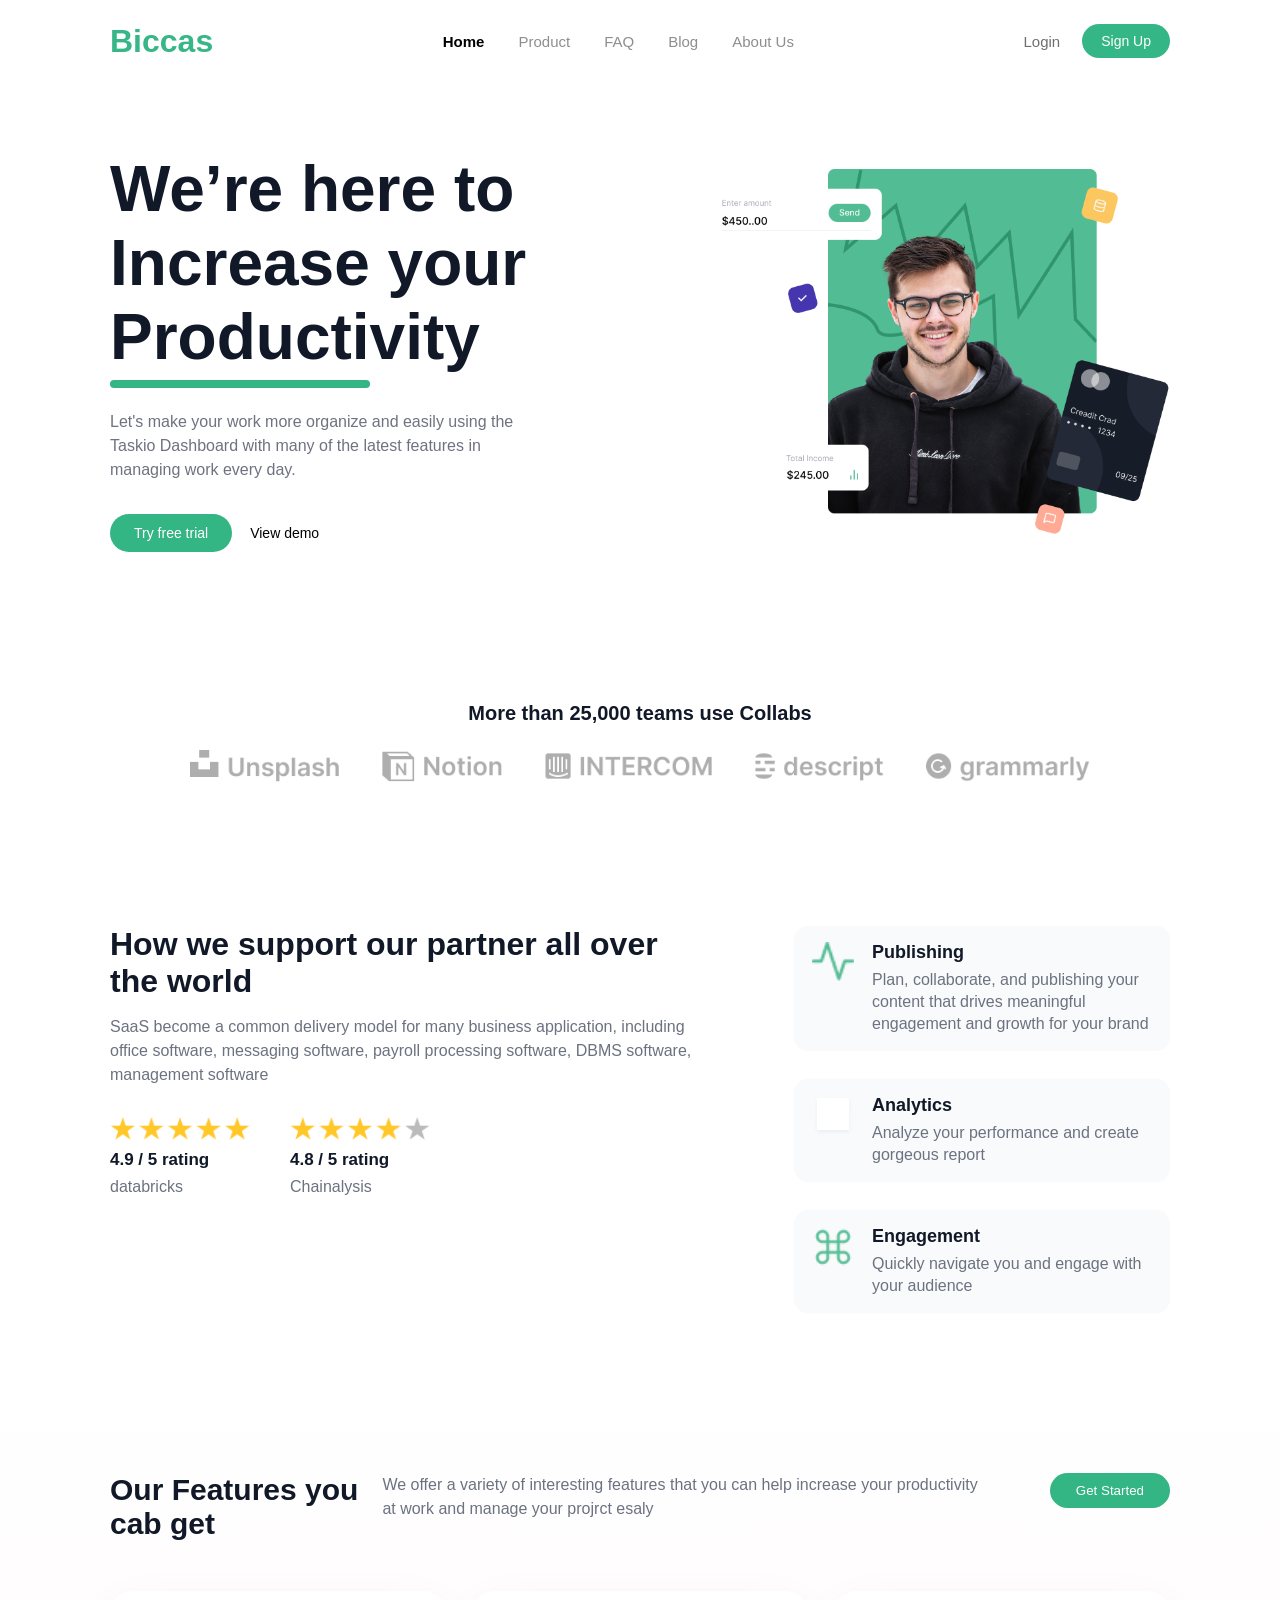
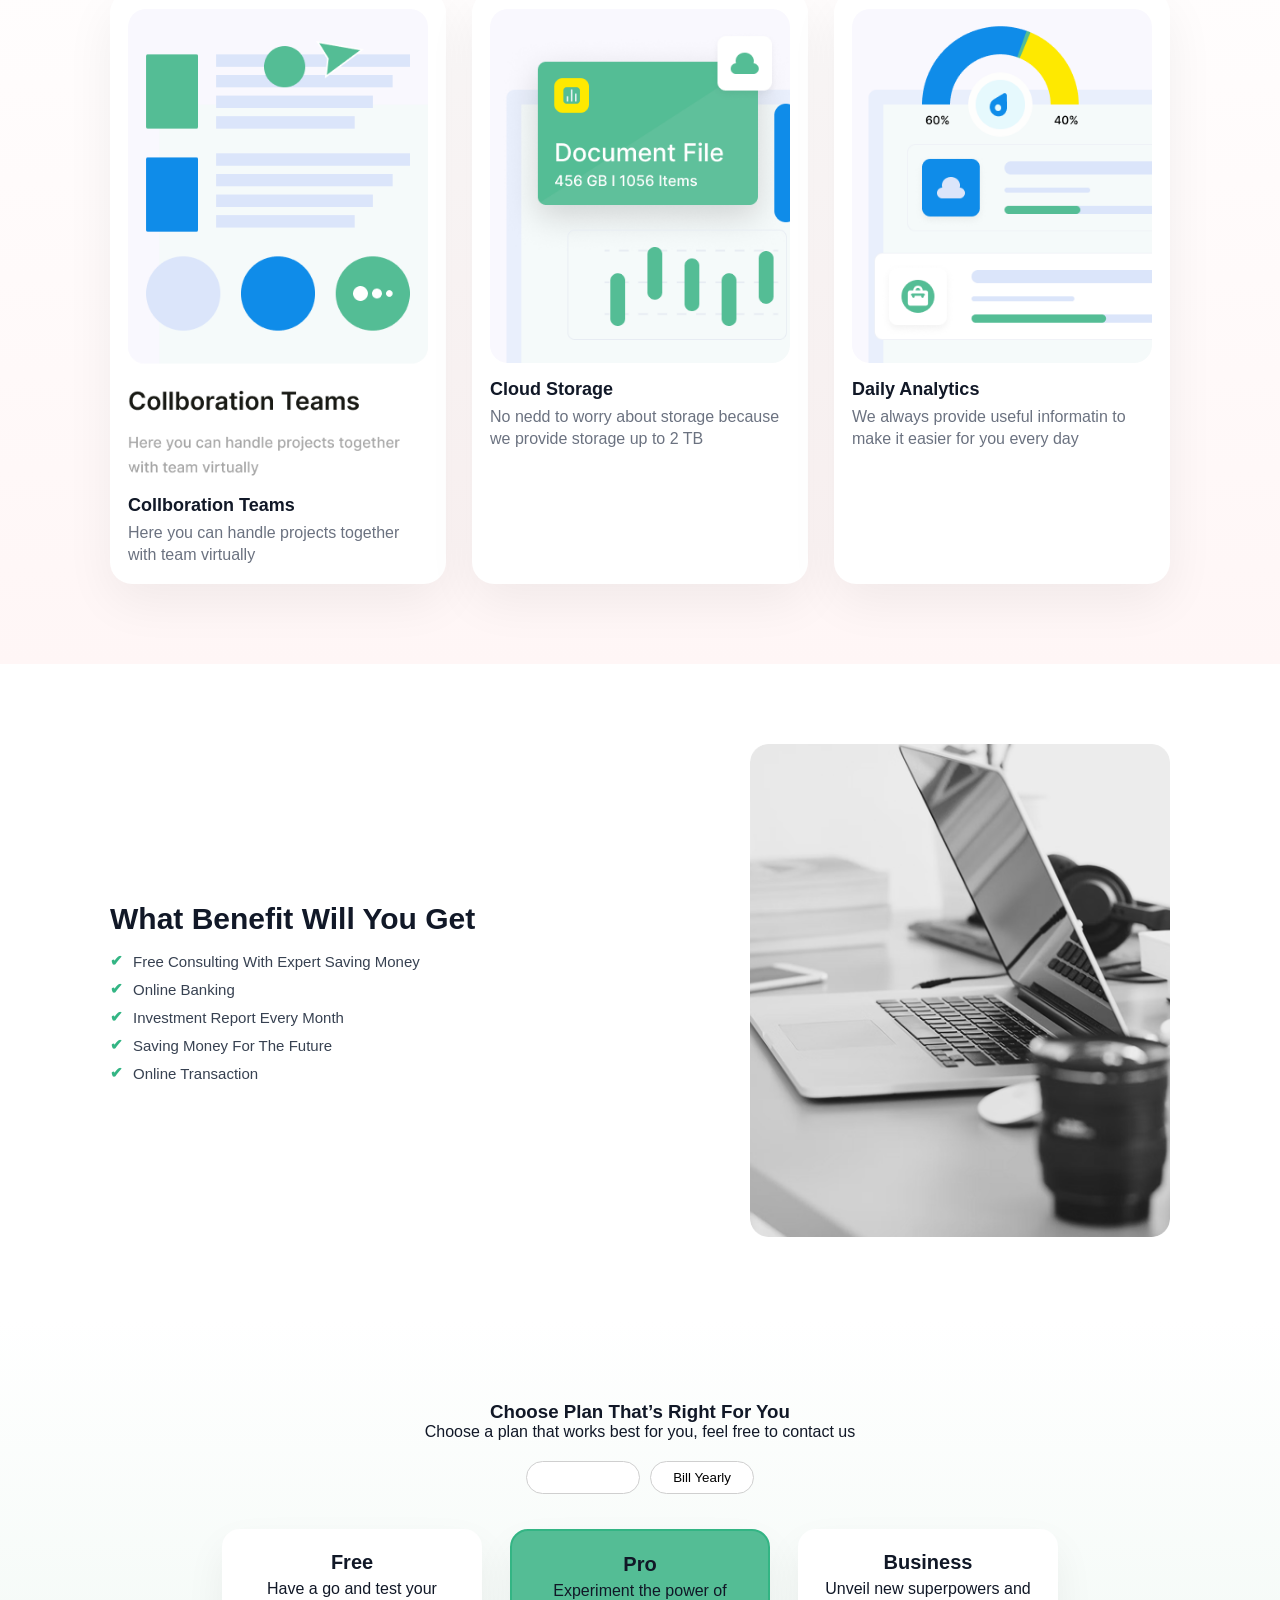
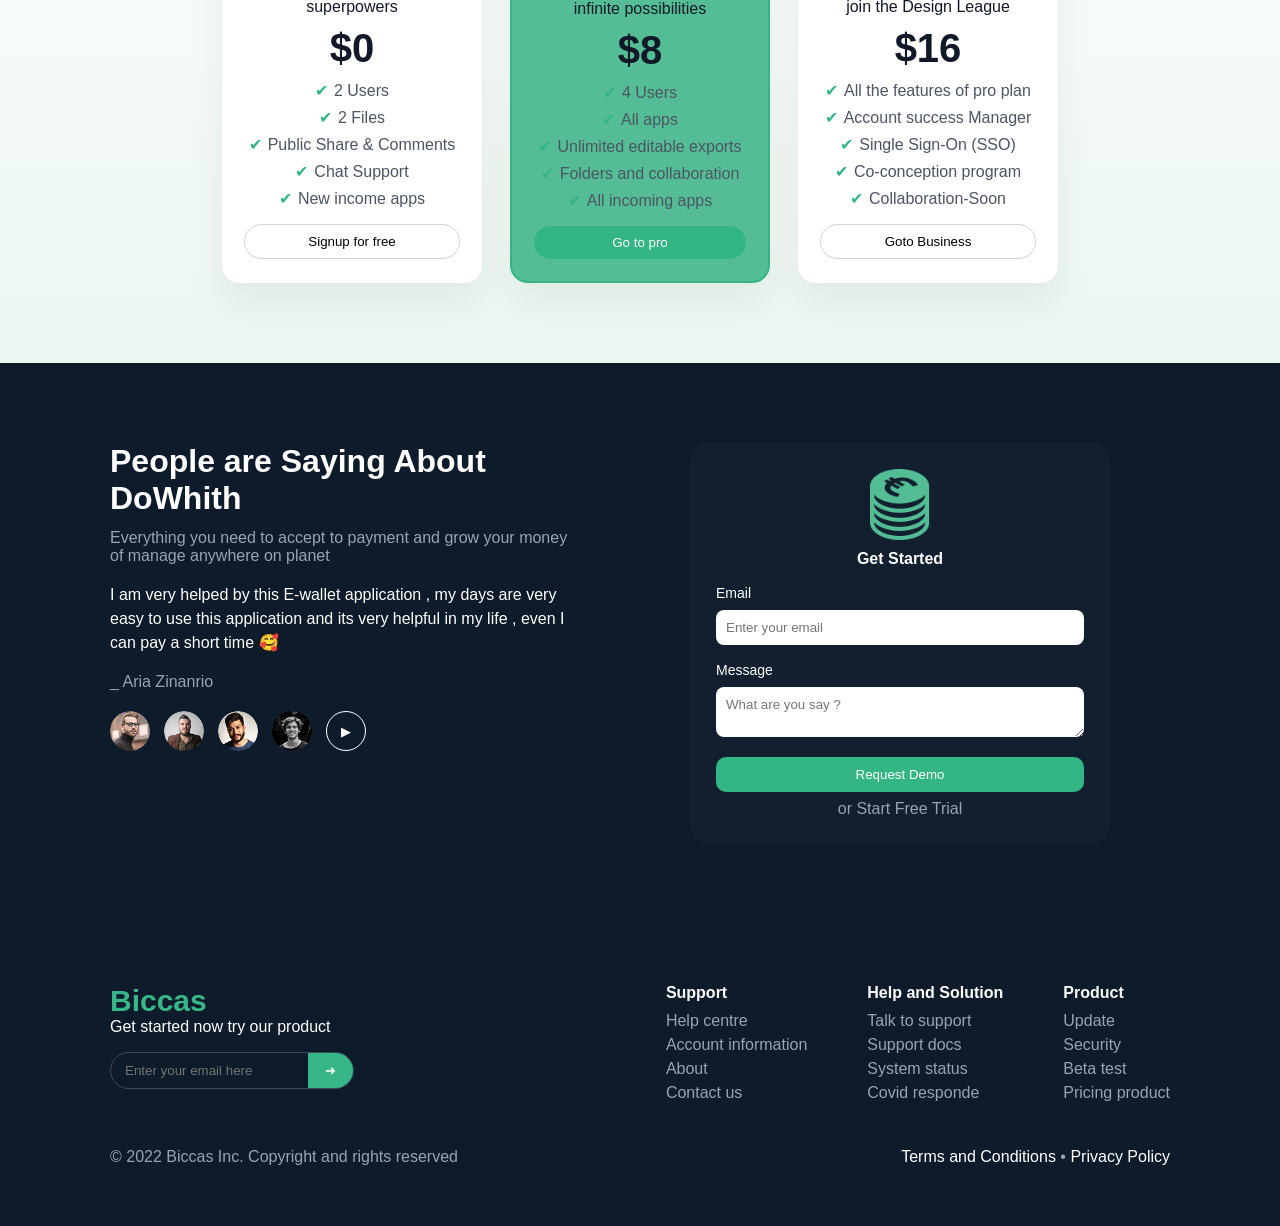
<file: index.html>
<!DOCTYPE html>
<html lang="en">
  <head>
    <meta charset="UTF-8" />
    <meta name="viewport" content="width=device-width, initial-scale=1.0" />
    <title>Biccas</title>
    <link rel="stylesheet" href="style.css" />
  </head>
  <body>
    <header class="navbar">
      <div class="logo">Biccas</div>

      <nav class="menu">
        <a class="active" href="#">Home</a>
        <a href="#">Product</a>
        <a href="#">FAQ</a>
        <a href="#">Blog</a>
        <a href="#">About Us</a>
      </nav>

      <div class="auth">
        <a class="login" href="#">Login</a>
        <button class="signup">Sign Up</button>
      </div>
    </header>

    <main>
      <section class="hero">
        <div class="hero-container">
          <div class="hero-text">
            <h2>We’re here to Increase your Productivity</h2>

            <p>
              Let's make your work more organize and easily using the Taskio
              Dashboard with many of the latest features in managing work every
              day.
            </p>

            <div class="hero-buttons">
              <button class="primary">Try free trial</button>
              <button class="secondary">View demo</button>
            </div>
          </div>

          <div class="hero-img">
            <img src="./images/Group 138.png" alt="Dashboard Image" />
          </div>
        </div>
      </section>

      <section class="brands">
        <h3>More than 25,000 teams use Collabs</h3>
        <img src="./images/Logo (4).png" alt="" />
      </section>

      <section class="support">
        <div class="support-left">
          <h3>How we support our partner all over the world</h3>

          <p>
            SaaS become a common delivery model for many business application,
            including office software, messaging software, payroll processing
            software, DBMS software, management software
          </p>

          <div class="ratings">
            <div class="rate-box">
              <img src="./images/Group 152 (1).png" alt="" />
              <h4>4.9 / 5 rating</h4>
              <p>databricks</p>
            </div>

            <div class="rate-box">
              <img src="./images/Group 151 (1).png" alt="" />
              <h4>4.8 / 5 rating</h4>
              <p>Chainalysis</p>
            </div>
          </div>
        </div>

        <div class="support-right">
          <div class="support-card">
            <img src="./images/Vector.png" alt="" />
            <div>
              <h4>Publishing</h4>
              <p>
                Plan, collaborate, and publishing your content that drives
                meaningful engagement and growth for your brand
              </p>
            </div>
          </div>

          <div class="support-card">
            <img src="./images/Rectangle 91.png" alt="" />
            <div>
              <h4>Analytics</h4>
              <p>Analyze your performance and create gorgeous report</p>
            </div>
          </div>

          <div class="support-card">
            <img src="./images/command 1.png" alt="" />
            <div>
              <h4>Engagement</h4>
              <p>Quickly navigate you and engage with your audience</p>
            </div>
          </div>
        </div>
      </section>

      <section class="features">
        <div class="features-top">
          <div class="features-text">
            <h3>Our Features you cab get</h3>

            <p>
              We offer a variety of interesting features that you can help
              increase your productivity at work and manage your projrct esaly
            </p>
          </div>

          <button class="features-btn">Get Started</button>
        </div>

        <div class="features-grid">
          <div class="feature-box">
            <img src="./images/Collboration Teams.png" alt="" />
            <h4>Collboration Teams</h4>
            <p>Here you can handle projects together with team virtually</p>
          </div>

          <div class="feature-box">
            <img src="./images/Frame 53 (1).png" alt="" />
            <h4>Cloud Storage</h4>
            <p>
              No nedd to worry about storage because we provide storage up to 2
              TB
            </p>
          </div>

          <div class="feature-box">
            <img src="./images/Frame 54 (1).png" alt="" />
            <h4>Daily Analytics</h4>
            <p>
              We always provide useful informatin to make it easier for you
              every day
            </p>
          </div>
        </div>
      </section>

      <section class="benefits">
        <div class="benefit-left">
          <h3>What Benefit Will You Get</h3>

          <ul class="benefit-list">
            <li>Free Consulting With Expert Saving Money</li>
            <li>Online Banking</li>
            <li>Investment Report Every Month</li>
            <li>Saving Money For The Future</li>
            <li>Online Transaction</li>
          </ul>
        </div>

        <div class="benefit-right">
          <img src="./images/Rectangle 48.png" alt="" />
        </div>
      </section>

      <section class="pricing">
        <h3>Choose Plan That’s Right For You</h3>

        <p>Choose a plan that works best for you, feel free to contact us</p>

        <div class="billing">
          <button class="bill-active">Bill Monthly</button>
          <button>Bill Yearly</button>
        </div>

        <div class="plans">
          <div class="plan">
            <h4>Free</h4>
            <p>Have a go and test your superpowers</p>

            <div class="price">$0</div>

            <ul>
              <li>2 Users</li>
              <li>2 Files</li>
              <li>Public Share & Comments</li>
              <li>Chat Support</li>
              <li>New income apps</li>
            </ul>

            <button class="plan-btn">Signup for free</button>
          </div>

          <div class="plan plan-pro">
            <h4>Pro</h4>
            <p>Experiment the power of infinite possibilities</p>

            <div class="price">$8</div>

            <ul>
              <li>4 Users</li>
              <li>All apps</li>
              <li>Unlimited editable exports</li>
              <li>Folders and collaboration</li>
              <li>All incoming apps</li>
            </ul>

            <button class="plan-btn active">Go to pro</button>
          </div>

          <div class="plan">
            <h4>Business</h4>
            <p>Unveil new superpowers and join the Design League</p>

            <div class="price">$16</div>

            <ul>
              <li>All the features of pro plan</li>
              <li>Account success Manager</li>
              <li>Single Sign-On (SSO)</li>
              <li>Co-conception program</li>
              <li>Collaboration-Soon</li>
            </ul>

            <button class="plan-btn">Goto Business</button>
          </div>
        </div>
      </section>

      <section class="testimonial">
        <div class="test-left">
          <h3>People are Saying About DoWhith</h3>

          <p>
            Everything you need to accept to payment and grow your money of
            manage anywhere on planet
          </p>

          <blockquote>
            I am very helped by this E-wallet application , my days are very
            easy to use this application and its very helpful in my life , even
            I can pay a short time 🥰
          </blockquote>

          <span class="author">_ Aria Zinanrio</span>

          <div class="avatars">
            <img src="./images/Ellipse 54.png" />
            <img src="./images/Ellipse 55.png" />
            <img src="./images/Ellipse 56.png" />
            <img src="./images/Ellipse 57.png" />

            <button class="play">▶</button>
          </div>
        </div>

        <div class="test-right">
          <div class="form-card">
            <img class="coin" src="./images/Group.png" />

            <h4>Get Started</h4>

            <label>Email</label>
            <input type="email" placeholder="Enter your email" />

            <label>Message</label>
            <textarea placeholder="What are you say ?"></textarea>

            <button class="demo-btn">Request Demo</button>

            <span class="trial">or Start Free Trial</span>
          </div>
        </div>
      </section>

      <footer class="footer">
        <div class="footer-top">
          <div class="brand-box">
            <h3>Biccas</h3>

            <p>Get started now try our product</p>

            <div class="email-box">
              <input type="text" placeholder="Enter your email here" />
              <button>➜</button>
            </div>
          </div>

          <div class="footer-links">
            <div>
              <h4>Support</h4>
              <a href="#">Help centre</a>
              <a href="#">Account information</a>
              <a href="#">About</a>
              <a href="#">Contact us</a>
            </div>

            <div>
              <h4>Help and Solution</h4>
              <a href="#">Talk to support</a>
              <a href="#">Support docs</a>
              <a href="#">System status</a>
              <a href="#">Covid responde</a>
            </div>

            <div>
              <h4>Product</h4>
              <a href="#">Update</a>
              <a href="#">Security</a>
              <a href="#">Beta test</a>
              <a href="#">Pricing product</a>
            </div>
          </div>
        </div>

        <div class="footer-bottom">
          <span>© 2022 Biccas Inc. Copyright and rights reserved</span>

          <div>
            <a href="#">Terms and Conditions</a>
            <span>•</span>
            <a href="#">Privacy Policy</a>
          </div>
        </div>
      </footer>
    </main>
  </body>
</html>
</file>
<file: style.css>
*{
  margin:0;
  padding:0;
  box-sizing:border-box;
  font-family:"Inter", Arial, Helvetica, sans-serif;
}

body{
  background:#FFFFFF;
  color:#111827;
}

.navbar{
  height:82px;
  padding:0 110px;
  display:flex;
  align-items:center;
  justify-content:space-between;
}

.logo{
  font-size:32px;
  font-weight:800;
  color:#37B787;
}

.menu{
  display:flex;
  gap:34px;
}

.menu a{
  text-decoration:none;
  color:#8E8E8E;
  font-size:15px;
  font-weight:500;
}

.menu .active{
  color:#000;
  font-weight:700;
}

.auth{
  display:flex;
  align-items:center;
  gap:22px;
}

.login{
  text-decoration:none;
  color:#6f6f6f;
  font-size:15px;
  font-weight:500;
}

.signup{
  padding:9px 19px;
  background:#35B686;
  color:white;
  border:none;
  border-radius:28px;
  font-size:14px;
  font-weight:500;
  cursor:pointer;
}

.hero{
  padding:70px 110px 95px;
}

.hero-container{
  display:flex;
  align-items:center;
  justify-content:space-between;
  gap:70px;
}

.hero-text{
  max-width:550px;
}

.hero-text h2{
  font-size:64px;
  font-weight:900;
  line-height:74px;
}

.hero-text h2::after{
  content:"";
  display:block;
  width:260px;
  height:8px;
  background:#33B584;
  border-radius:50px;
  margin-top:6px;
}

.hero-text p{
  margin-top:22px;
  color:#6F7280;
  max-width:440px;
  line-height:24px;
}

.hero-buttons{
  margin-top:32px;
  display:flex;
  gap:18px;
}

.primary{
  padding:11px 24px;
  border-radius:28px;
  border:none;
  background:#33B584;
  color:#fff;
  font-size:14px;
}

.secondary{
  background:none;
  border:none;
  font-size:14px;
}

.hero-img{
  flex:1;
  display:flex;
  justify-content:center;
}

.hero-img img{
  width:460px;
  border-radius:18px;
  display:block;
}

@media (max-width:900px){
  .hero-container{
    flex-direction:column;
    text-align:center;
  }
  .hero-buttons{
    justify-content:center;
  }
}
.brands{
  text-align:center;
  padding:55px 0 60px;
}

.brands h3{
  font-size:20px;
  font-weight:800;
  margin-bottom:25px;
}

.brands img{
  width:75%;
  max-width:900px;
  opacity:.9;
}


.support{
  padding:80px 110px;
  display:flex;
  justify-content:space-between;
  gap:80px;
}

.support-left{
  max-width:600px;
}

.support-left h3{
  font-size:32px;
  font-weight:900;
  margin-bottom:15px;
}

.support-left p{
  color:#6B7280;
  line-height:24px;
  margin-bottom:30px;
}

.ratings{
  display:flex;
  gap:40px;
  margin-bottom:25px;
}

.rate-box img{
  width:140px;
  display:block;
  margin-bottom:8px;
}

.rate-box h4{
  font-size:17px;
}

.rate-box p{
  color:#6B7280;
  margin-top:5px;
}

.support-right{
  display:flex;
  flex-direction:column;
  gap:28px;
}

.support-card{
  display:flex;
  gap:18px;
  align-items:flex-start;
  background:#F9FAFB;
  padding:16px 18px;
  border-radius:14px;
}

.support-card img{
  width:42px;
}

.support-card h4{
  font-size:18px;
  margin-bottom:6px;
}

.support-card p{
  color:#6B7280;
  line-height:22px;
  max-width:280px;
}
.features{
  padding:80px 110px;
  background:linear-gradient(#ffffff,#FFF6F6);
}

.features-top{
  display:flex;
  align-items:flex-start;
  justify-content:space-between;
  margin-bottom:40px;
}

.features-text{
  display: flex;
  max-width:880px;
}

.features-text h3{
  font-size:30px;
  font-weight:900;
  margin-bottom:10px;
}

.features-text p{
  color:#6B7280;
  line-height:24px;
  padding-left: 20px;
}

.features-btn{
  padding:10px 26px;
  border-radius:30px;
  border:none;
  background:#34B584;
  color:white;
  font-weight:500;
}



.features-grid{
  margin-top:10px;
  display:grid;
  grid-template-columns:repeat(3,1fr);
  gap:26px;
}

.feature-box{
  border-radius:22px;
  background:white;
  padding:18px;
  box-shadow:0 18px 50px rgba(0,0,0,.06);
}

.feature-box img{
  width:100%;
  border-radius:18px;
  margin-bottom:12px;
}

.feature-box h4{
  font-size:18px;
  margin-bottom:6px;
}

.feature-box p{
  color:#6B7280;
  line-height:22px;
}


.benefits{
  padding:80px 110px;
  display:flex;
  justify-content:space-between;
  gap:60px;
  align-items:center;
}

.benefit-left h3{
  font-size:30px;
  font-weight:900;
  margin-bottom:16px;
}

.benefit-list{
  list-style:none;
  display:flex;
  flex-direction:column;
  gap:10px;
}

.benefit-list li{
  font-size:15px;
  color:#374151;
  display:flex;
  align-items:center;
  gap:10px;
}

.benefit-list li::before{
  content:"✔";
  color:#33B584;
  font-weight:900;
}

.benefit-right img{
  width:420px;
  border-radius:18px;
}


/* PRICING */

.pricing{
  padding:80px 110px;
  text-align:center;
  background:linear-gradient(#ffffff,#EBF6F0);
}

.billing{
  margin:20px 0 35px;
  display:flex;
  justify-content:center;
  gap:10px;
}

.billing button{
  padding:8px 22px;
  border-radius:25px;
  border:1px solid #cfcfcf;
  background:white;
}

.bill-active{
  background:#33B584;
  color:white;
  border:none;
}

.plans{
  display:flex;
  justify-content:center;
  gap:28px;
  margin-top:20px;
}

.plan{
  background:white;
  width:260px;
  padding:22px;
  border-radius:18px;
  box-shadow:0 18px 40px rgba(0,0,0,.06);
}

.plan-pro{
  border:2px solid #33B584;
background-color: #54BD95;
border-radius: 18px;
}

.plan h4{
  font-size:20px;
  margin-bottom:6px;
}

.plan .price{
  font-size:40px;
  font-weight:800;
  margin:10px 0;
}

.plan ul{
  list-style:none;
  margin-top:10px;
  display:flex;
  flex-direction:column;
  gap:8px;
  color:#4B5563;
}

.plan ul li::before{
  content:"✔";
  color:#33B584;
  margin-right:6px;
}

.plan-btn{
  margin-top:16px;
  width:100%;
  padding:9px 0;
  border-radius:30px;
  border:1px solid #d2d2d2;
  background:white;
}

.plan-btn.active{
  background:#33B584;
  color:white;
  border:none;
}



.testimonial{
  padding:80px 110px;
  background:#0E1B2A;
  color:white;
  display:flex;
  justify-content:space-between;
  gap:60px;
}

.test-left{
  max-width:460px;
}

.test-left h3{
  font-size:32px;
  font-weight:900;
  margin-bottom:12px;
}

.test-left p{
  color:#9CA3AF;
  margin-bottom:16px;
}

blockquote{
  margin:18px 0;
  line-height:24px;
}

.author{
  color:#9CA3AF;
}

.avatars{
  margin-top:20px;
  display:flex;
  align-items:center;
  gap:14px;
}

.avatars img{
  width:40px;
  height:40px;
  border-radius:50%;
}

.play{
  width:40px;
  height:40px;
  border-radius:50%;
  border:1px solid white;
  background:none;
  color:white;
  cursor:pointer;
}



.test-right{
  flex:1;
  display:flex;
  justify-content:center;
}

.form-card{
  width:420px;
  background:#111F2F;
  border-radius:18px;
  padding:26px;
}

.coin{
  width:60px;
  display:block;
  margin:0 auto 10px;
}

.form-card h4{
  text-align:center;
  margin-bottom:16px;
}

.form-card label{
  font-size:14px;
}

.form-card input,
.form-card textarea{
  width:100%;
  border:none;
  outline:none;
  border-radius:8px;
  padding:10px;
  margin:8px 0 16px;
}

.demo-btn{
  width:100%;
  padding:10px;
  border:none;
  border-radius:10px;
  background:#34B584;
  color:white;
}

.trial{
  display:block;
  margin-top:8px;
  text-align:center;
  color:#9CA3AF;
}




.footer{
  background:#0E1B2A;
  color:white;
  padding:60px 110px;
}

.footer-top{
  display:flex;
  justify-content:space-between;
  gap:60px;
}

.brand-box h3{
  font-size:30px;
  color:#37B787;
}

.email-box{
  margin-top:16px;
  display:flex;
  background:#0E1B2A;
  border:1px solid #3B4B5A;
  border-radius:28px;
  overflow:hidden;
}

.email-box input{
  flex:1;
  padding:10px 14px;
  border:none;
  background:transparent;
  color:white;
}

.email-box button{
  width:45px;
  border:none;
  background:#37B787;
  color:white;
}



.footer-links{
  display:flex;
  gap:60px;
}

.footer-links h4{
  margin-bottom:10px;
}

.footer-links a{
  display:block;
  color:#9CA3AF;
  text-decoration:none;
  margin-bottom:6px;
}



.footer-bottom{
  margin-top:40px;
  display:flex;
  justify-content:space-between;
  color:#9CA3AF;
}

.footer-bottom a{
  color:white;
  text-decoration:none;
}
</file>
